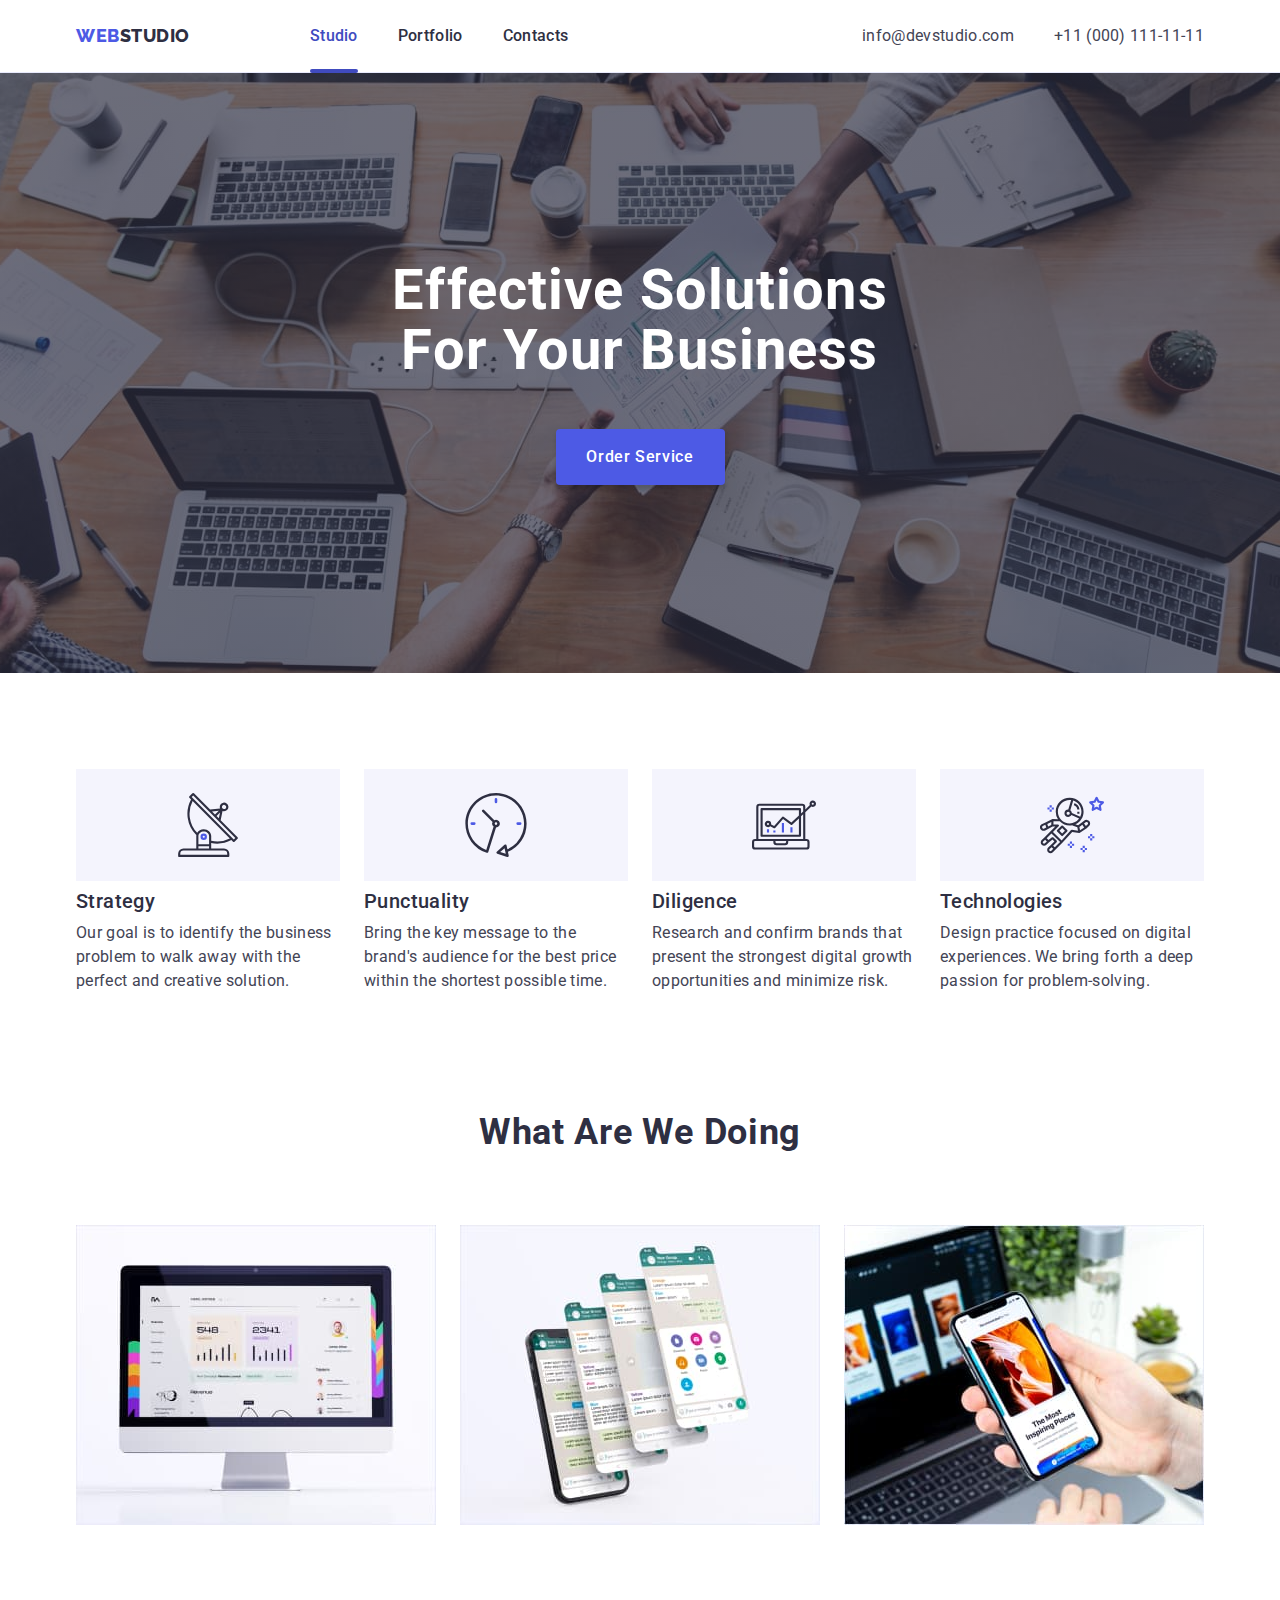
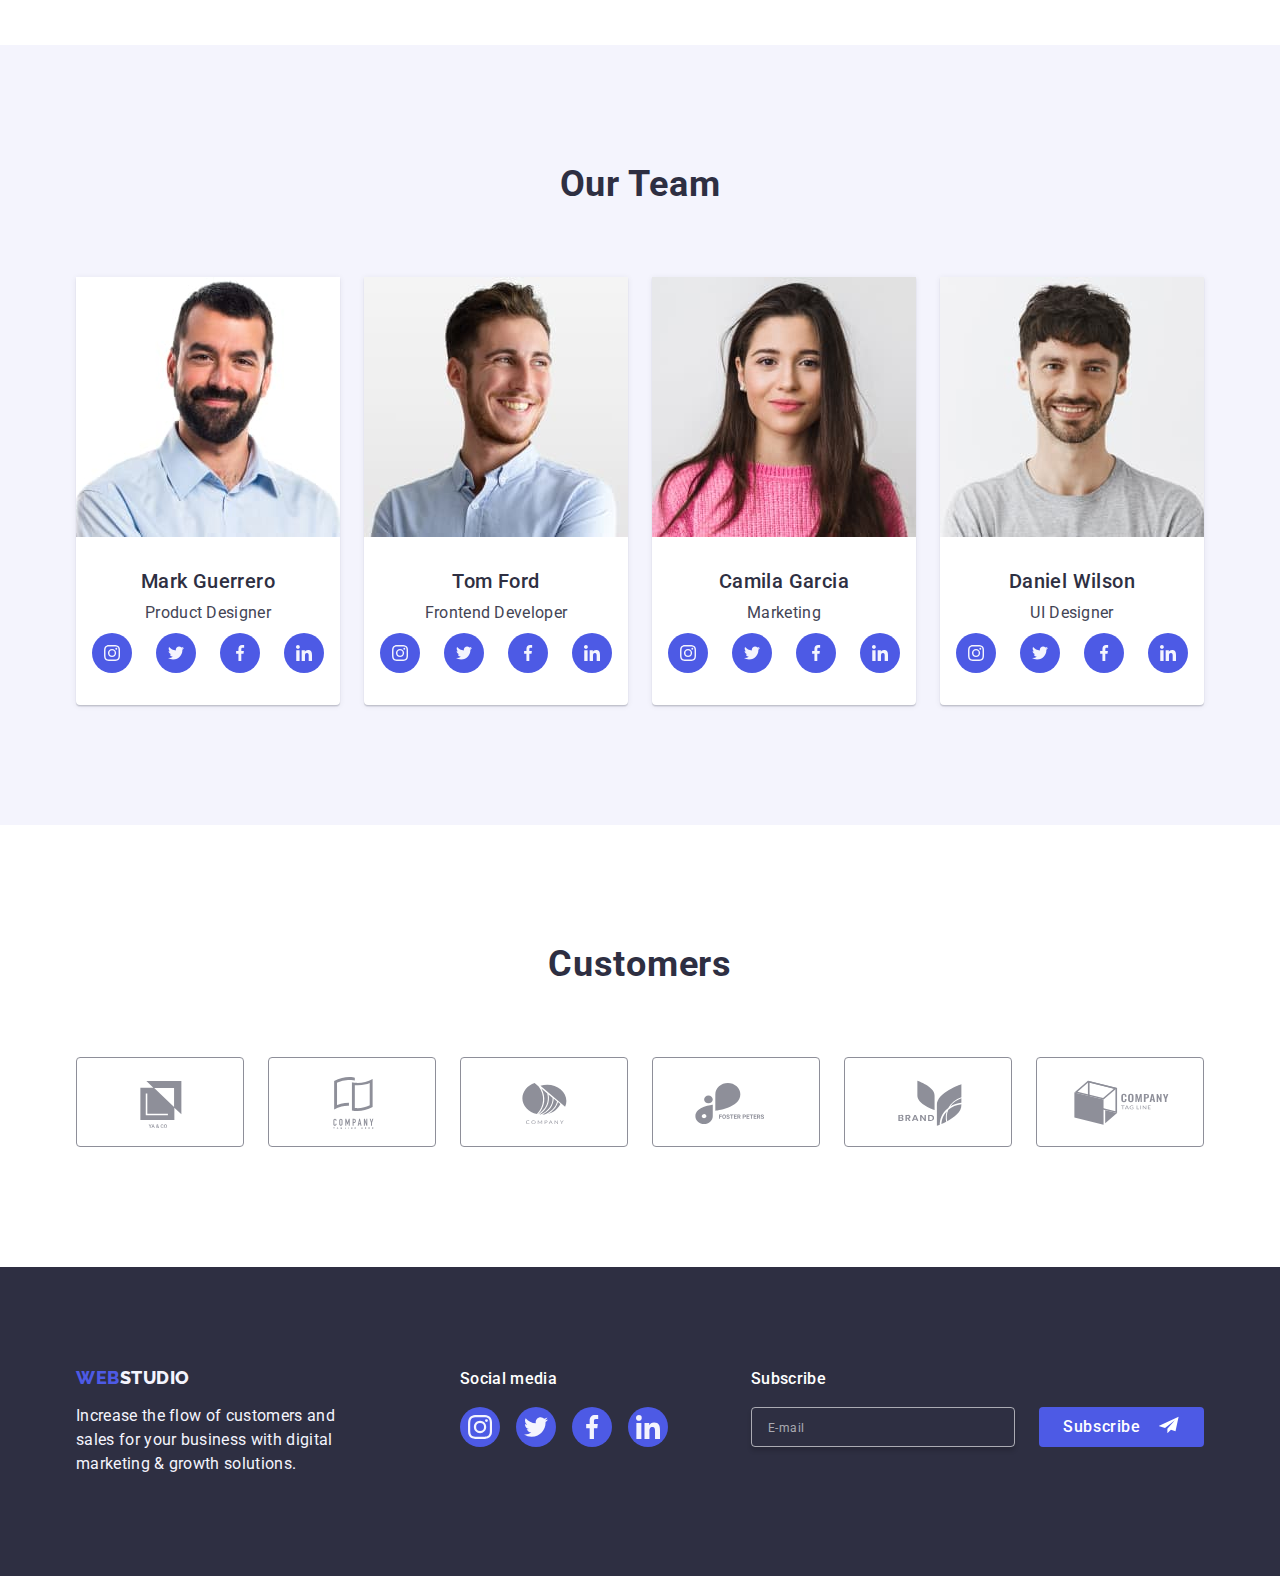
<file: index.html>
<!DOCTYPE html>
<html lang="en">
  <head>
    <!-- favicon-16x16.png -->
    <meta charset="UTF-8" />
    <meta http-equiv="X-UA-Compatible" content="IE=edge" />
    <meta name="viewport" content="width=device-width, initial-scale=1.0" />
    <link rel="apple-touch-icon" sizes="180x180" href="./images/apple-touch-icon.png">
    <link rel="icon" type="image/png" sizes="32x32" href="./images/favicon-32x32.png">
<link rel="icon" type="image/png" sizes="16x16" href="./images/favicon-16x16.png">
<link rel="manifest" href="/site.webmanifest">
    <title>Studio</title>
    <link rel="preconnect" href="https://fonts.googleapis.com" />
    <link rel="preconnect" href="https://fonts.gstatic.com" crossorigin />
    <link
      href="https://fonts.googleapis.com/css2?family=Montserrat:ital,wght@1,600;1,700&family=Raleway:wght@800&family=Roboto:wght@400;500;700&display=swap"
      rel="stylesheet"
    />
    <link
      rel="stylesheet"
      href="https://cdnjs.cloudflare.com/ajax/libs/modern-normalize/1.1.0/modern-normalize.min.css"
      integrity="buttonsha512-wpPYUAdjBVSE4KJnH1VR1HeZfpl1ub8YT/NKx4PuQ5NmX2tKuGu6U/JRp5y+Y8XG2tV+wKQpNHVUX03MfMFn9Q=="
      crossorigin="anonymous"
      referrerpolicy="no-referrer"
    />
    <link rel="stylesheet" href="./css/styles.css" />
  </head>
  <body>
    <header class="header">
      <div class="container">
        <nav class="header-navigation-mobile">
          <a href="./index.html" class="logo-link link"
            >Web<span class="logo">Studio</span></a
          >
          <button type="button" class="menu-open-btn button" data-menu-open>
            <svg class="mobile-menu-icon" width="38" height="28">
              <use
                href="./images/icons.svg#icon-burger-menu"
                class="icon-menu"
              ></use>
            </svg>
          </button>
        </nav>
        <div class="header-desktop">
          <nav class="header-navigation">
            <a href="./index.html" class="logo-link link"
              >Web<span class="logo">Studio</span></a
            >
            <ul class="navigation-list list">
              <li>
                <a href="./index.html" class="nav-link link current-page"
                  >Studio</a
                >
              </li>
              <li>
                <a href="./portfolio.html" class="nav-link link">Portfolio</a>
              </li>
              <li><a href="" class="nav-link link">Contacts</a></li>
            </ul>
          </nav>
          <address class="address-contact">
            <ul class="address-list list">
              <li class="mail-item">
                <a href="mailto:info@devstudio.com" class="address-link link"
                  >info@devstudio.com</a
                >
              </li>
              <li class="telephone-item">
                <a href="tel:+110001111111" class="address-link link"
                  >+11 (000) 111-11-11</a
                >
              </li>
            </ul>
          </address>
        </div>
      </div>
    </header>
    <main>
      <section class="hero overlay">
        <div class="container">
          <h1 class="hero-title">Effective Solutions for Your Business</h1>
          <button data-modal-open type="button" class="hero-button button">
            Order Service
          </button>
        </div>
      </section>
      <section class="advantages">
        <div class="container">
          <h2 class="our-advantages visually-hidden">Our advantages</h2>
          <ul class="advantages-list list">
            <li class="advantages-item logo-strategy">
              <div class="advantages-logo-box">
                <svg class="advantages-logo">
                  <use href="./images/icons.svg#icon-antenna"></use>
                </svg>
              </div>
              <h3 class="advantages-title">Strategy</h3>
              <p class="advantages-text">
                Our goal is to identify the business problem to walk away with
                the perfect and creative solution.
              </p>
            </li>
            <li class="advantages-item logo-punctuality">
              <div class="advantages-logo-box">
                <svg class="advantages-logo">
                  <use href="./images/icons.svg#icon-clock"></use>
                </svg>
              </div>
              <h3 class="advantages-title">Punctuality</h3>
              <p class="advantages-text">
                Bring the key message to the brand's audience for the best price
                within the shortest possible time.
              </p>
            </li>
            <li class="advantages-item logo-diligence">
              <div class="advantages-logo-box">
                <svg class="advantages-logo">
                  <use href="./images/icons.svg#icon-diagram"></use>
                </svg>
              </div>
              <h3 class="advantages-title">Diligence</h3>
              <p class="advantages-text">
                Research and confirm brands that present the strongest digital
                growth opportunities and minimize risk.
              </p>
            </li>
            <li class="advantages-item logo-technologies">
              <div class="advantages-logo-box">
                <svg class="advantages-logo">
                  <use href="./images/icons.svg#icon-astronaut"></use>
                </svg>
              </div>
              <h3 class="advantages-title">Technologies</h3>
              <p class="advantages-text">
                Design practice focused on digital experiences. We bring forth a
                deep passion for problem-solving.
              </p>
            </li>
          </ul>
        </div>
      </section>
      <section class="examples section">
        <div class="container">
          <h2 class="examples-title">What are we doing</h2>
          <ul class="examples-list list">
            <li>
              <img
                src="./images/computer.jpg"
                srcset="./images/computer.jpg 1x, ./images/computer-2x.jpg 2x"
                alt="Computer"
                width="360"
                height="300"
              />
            </li>
            <li>
              <img
                src="./images/apps.jpg"
                srcset="./images/apps.jpg 1x, ./images/apps-2x.jpg 2x"
                alt="apps"
                width="360"
                height="300"
              />
            </li>
            <li>
              <img
                src="./images/phone.jpg"
                srcset="./images/phone.jpg 1x, ./images/phone-2x.jpg 2x"
                alt="phone"
                width="360"
                height="300"
              />
            </li>
          </ul>
        </div>
      </section>
      <section class="team section">
        <div class="container">
          <h2 class="team-title">Our Team</h2>
          <ul class="team-list list">
            <li class="team-item">
              <img
                src="./images/product-designer.jpg"
                srcset="
                  ./images/product-designer.jpg    1x,
                  ./images/product-designer-2x.jpg 2x
                "
                alt="employee 1"
                width="264"
              />
              <div class="team-box">
                <h3 class="employee-title">Mark Guerrero</h3>
                <p class="team-text">Product Designer</p>
                <ul class="social-list list">
                  <li class="social-item">
                    <a href="" class="social-link link"
                      ><svg class="social-icon-team">
                        <use href="./images/icons.svg#icon-instagram"></use>
                      </svg>
                    </a>
                  </li>
                  <li class="social-item">
                    <a href="" class="social-link link">
                      <svg class="social-icon-team">
                        <use href="./images/icons.svg#icon-twitter"></use>
                      </svg>
                    </a>
                  </li>
                  <li class="social-item">
                    <a href="" class="social-link link">
                      <svg class="social-icon-team">
                        <use href="./images/icons.svg#icon-facebook"></use>
                      </svg>
                    </a>
                  </li>
                  <li class="social-item">
                    <a href="" class="social-link link">
                      <svg class="social-icon-team">
                        <use href="./images/icons.svg#icon-linkedin"></use>
                      </svg>
                    </a>
                  </li>
                </ul>
              </div>
            </li>
            <li class="team-item">
              <img
                src="./images/frontend-developer.jpg"
                srcset="
                  ./images/frontend-developer.jpg    1x,
                  ./images/frontend-developer-2x.jpg 2x
                "
                alt="employee 2"
                width="264"
              />
              <div class="team-box">
                <h3 class="employee-title">Tom Ford</h3>
                <p class="team-text">Frontend Developer</p>
                <ul class="social-list list">
                  <li class="social-item">
                    <a href="" class="social-link link"
                      ><svg class="social-icon-team">
                        <use href="./images/icons.svg#icon-instagram"></use>
                      </svg>
                    </a>
                  </li>
                  <li class="social-item">
                    <a href="" class="social-link link">
                      <svg class="social-icon-team">
                        <use href="./images/icons.svg#icon-twitter"></use>
                      </svg>
                    </a>
                  </li>
                  <li class="social-item">
                    <a href="" class="social-link link">
                      <svg class="social-icon-team">
                        <use href="./images/icons.svg#icon-facebook"></use>
                      </svg>
                    </a>
                  </li>
                  <li class="social-item">
                    <a href="" class="social-link link">
                      <svg class="social-icon-team">
                        <use href="./images/icons.svg#icon-linkedin"></use>
                      </svg>
                    </a>
                  </li>
                </ul>
              </div>
            </li>
            <li class="team-item">
              <img
                src="./images/marketing.jpg"
                srcset="./images/marketing.jpg 1x, ./images/marketing-2x.jpg 2x"
                alt="employee 3"
                width="264"
              />
              <div class="team-box">
                <h3 class="employee-title">Camila Garcia</h3>
                <p class="team-text">Marketing</p>
                <ul class="social-list list">
                  <li class="social-item">
                    <a href="" class="social-link link"
                      ><svg class="social-icon-team">
                        <use href="./images/icons.svg#icon-instagram"></use>
                      </svg>
                    </a>
                  </li>
                  <li class="social-item">
                    <a href="" class="social-link link">
                      <svg class="social-icon-team">
                        <use href="./images/icons.svg#icon-twitter"></use>
                      </svg>
                    </a>
                  </li>
                  <li class="social-item">
                    <a href="" class="social-link link">
                      <svg class="social-icon-team">
                        <use href="./images/icons.svg#icon-facebook"></use>
                      </svg>
                    </a>
                  </li>
                  <li class="social-item">
                    <a href="" class="social-link link">
                      <svg class="social-icon-team">
                        <use href="./images/icons.svg#icon-linkedin"></use>
                      </svg>
                    </a>
                  </li>
                </ul>
              </div>
            </li>
            <li class="team-item">
              <img
                src="./images/ui-designer.jpg"
                srcset="
                  ./images/ui-designer.jpg    1x,
                  ./images/ui-designer-2x.jpg 2x
                "
                alt="employee 4"
                width="264"
              />
              <div class="team-box">
                <h3 class="employee-title">Daniel Wilson</h3>
                <p class="team-text">UI Designer</p>
                <ul class="social-list list">
                  <li class="social-item">
                    <a href="" class="social-link link"
                      ><svg class="social-icon-team">
                        <use href="./images/icons.svg#icon-instagram"></use>
                      </svg>
                    </a>
                  </li>
                  <li class="social-item">
                    <a href="" class="social-link link">
                      <svg class="social-icon-team">
                        <use href="./images/icons.svg#icon-twitter"></use>
                      </svg>
                    </a>
                  </li>
                  <li class="social-item">
                    <a href="" class="social-link link">
                      <svg class="social-icon-team">
                        <use href="./images/icons.svg#icon-facebook"></use>
                      </svg>
                    </a>
                  </li>
                  <li class="social-item">
                    <a href="" class="social-link link">
                      <svg class="social-icon-team">
                        <use href="./images/icons.svg#icon-linkedin"></use>
                      </svg>
                    </a>
                  </li>
                </ul>
              </div>
            </li>
          </ul>
        </div>
      </section>
      <section class="customers section">
        <div class="container">
          <h2 class="customers-title">Customers</h2>
          <ul class="customers-list list">
            <li class="customers-item">
              <a href="" class="customers-link link">
                <svg class="customers-link-logo">
                  <use href="./images/icons.svg#icon-Logo-2"></use>
                </svg>
              </a>
            </li>
            <li class="customers-item">
              <a href="" class="customers-link link">
                <svg class="customers-link-logo">
                  <use href="./images/icons.svg#icon-Logo-1"></use>
                </svg>
              </a>
            </li>
            <li class="customers-item">
              <a href="" class="customers-link link">
                <svg class="customers-link-logo">
                  <use href="./images/icons.svg#icon-Logo-3"></use>
                </svg>
              </a>
            </li>
            <li class="customers-item">
              <a href="" class="customers-link link">
                <svg class="customers-link-logo">
                  <use href="./images/icons.svg#icon-Logo-4"></use>
                </svg>
              </a>
            </li>
            <li class="customers-item">
              <a href="" class="customers-link link">
                <svg class="customers-link-logo">
                  <use href="./images/icons.svg#icon-Logo-5"></use>
                </svg>
              </a>
            </li>
            <li class="customers-item">
              <a href="" class="customers-link link">
                <svg class="customers-link-logo">
                  <use href="./images/icons.svg#icon-Logo-6"></use>
                </svg>
              </a>
            </li>
          </ul>
        </div>
      </section>
    </main>
    <footer class="footer">
      <div class="container footer-box">
        <div class="footer-tablet-box">
          <div class="footer-logo-box">
            <a href="./index.html" class="footer-logo link"
              >Web<span class="logo-studio">Studio</span></a
            >
            <p class="footer-text">
              Increase the flow of customers and sales for your business with
              digital marketing & growth solutions.
            </p>
          </div>
          <div class="footer-social-box">
            <p class="footer-title-text">Social media</p>
            <ul class="social-list-footer list">
              <li class="footer-social-item">
                <a href="" class="social-link link">
                  <svg class="social-icon-footer">
                    <use href="./images/icons.svg#icon-instagram"></use>
                  </svg>
                </a>
              </li>
              <li class="footer-social-item">
                <a href="" class="social-link link">
                  <svg class="social-icon-footer">
                    <use href="./images/icons.svg#icon-twitter"></use>
                  </svg>
                </a>
              </li>
              <li class="footer-social-item">
                <a href="" class="social-link link">
                  <svg class="social-icon-footer">
                    <use href="./images/icons.svg#icon-facebook"></use>
                  </svg>
                </a>
              </li>
              <li class="footer-social-item">
                <a href="" class="social-link link">
                  <svg class="social-icon-footer">
                    <use href="./images/icons.svg#icon-linkedin"></use>
                  </svg>
                </a>
              </li>
            </ul>
          </div>
        </div>
        <div class="subscribe-footer-box">
          <p class="footer-title-text">Subscribe</p>
          <form class="subscribe-form">
            <label class="subscribe-label">
              <input
                type="email"
                name="user-email"
                placeholder="E-mail"
                class="subscribe-input"
                required
              /> </label
            ><button type="submit" class="subscribe-button button">
              <span class="subcribe-wrap"
                ><p>Subscribe</p>
                <svg class="subcribe-icon" width="24" height="20">
                  <use href="./images/icons.svg#icon-telegram"></use>
                </svg>
              </span>
            </button>
          </form>
        </div>
      </div>
    </footer>
    <div data-modal class="backdrop is-hidden">
      <div class="modal">
        <button data-modal-close type="button" class="button modal-close-btn">
          <svg class="close-btn-svg" width="8" height="8">
            <use href="./images/icons.svg#icon-close"></use>
          </svg>
        </button>
        <p class="modal-title">Leave your contacts and we will call you back</p>
        <form class="modal-form">
          <div class="form-field">
            <label class="form-label">
              Name
              <span class="input-wrap">
                <input
                  type="text"
                  name="user-name"
                  class="modal-input"
                  required
                />
                <svg class="form-svg" width="18" height="24">
                  <use href="./images/icons.svg#icon-person"></use>
                </svg>
              </span>
            </label>
          </div>
          <div class="form-field">
            <label class="form-label">
              Phone
              <span class="input-wrap">
                <input
                  type="tel"
                  name="user-tel"
                  class="modal-input"
                  required
                />
                <svg class="form-svg" width="18" height="24">
                  <use href="./images/icons.svg#icon-phone"></use>
                </svg>
              </span>
            </label>
          </div>
          <div class="form-field">
            <label class="form-label">
              Email
              <span class="input-wrap">
                <input
                  type="email"
                  name="user-email"
                  class="modal-input"
                  required
                />
                <svg class="form-svg" width="18" height="24">
                  <use href="./images/icons.svg#icon-email"></use>
                </svg>
              </span>
            </label>
          </div>
          <div class="form-field">
            <label class="form-label">
              Comment
              <textarea
                name="feedback"
                placeholder="Text input"
                class="feedback"
              ></textarea>
            </label>
          </div>
          <div class="checkbox-field">
            <label class="form-label checkbox-label">
              <input
                type="checkbox"
                name="privacy_policy"
                value="accept"
                class="checkbox visually-hidden"
                required
              />
              <svg class="checkbox-icon" width="16" height="16">
                <use href="./images/icons.svg#icon-vector"></use>
              </svg>
              I accept the terms and conditions of the
              <a href="" class="checkbox-link">Privacy Policy</a>
            </label>
          </div>
          <button type="submit" class="button-submit button">Send</button>
        </form>
      </div>
    </div>
    <div class="mobile-menu is-hidden" data-menu>
      <button type="button" class="menu-close-btn" data-menu-close>
        <svg width="8" height="8">
          <use href="./images/icons.svg#icon-close"></use>
        </svg>
      </button>
      <div class="mobile-wrap">
        <ul class="mobile-menu-list list">
          <li class="mobile-menu-item">
            <a
              href="./index.html"
              class="mobile-nav-link current link current-page-mobile"
              >Studio</a
            >
          </li>
          <li class="mobile-menu-item">
            <a href="./portfolio.html" class="mobile-nav-link link"
              >Portfolio</a
            >
          </li>
          <li class="mobile-menu-item">
            <a href="" class="mobile-nav-link link">Contacts</a>
          </li>
        </ul>
        <div>
          <address class="mobile-contact">
            <ul class="mobile-contact-list list">
              <li class="mobile-telephone-item">
                <a href="tel:+110001111111" class="mobile-address-link link"
                  >+11 (000) 111-11-11</a
                >
              </li>
              <li class="mobile-mail-item">
                <a
                  href="mailto:info@devstudio.com"
                  class="mobile-address-link link"
                  >info@devstudio.com</a
                >
              </li>
            </ul>
          </address>
          <ul class="social-list-footer list">
            <li class="footer-social-item">
              <a href="" class="social-link link">
                <svg class="social-icon-footer">
                  <use href="./images/icons.svg#icon-instagram"></use>
                </svg>
              </a>
            </li>
            <li class="footer-social-item">
              <a href="" class="social-link link">
                <svg class="social-icon-footer">
                  <use href="./images/icons.svg#icon-twitter"></use>
                </svg>
              </a>
            </li>
            <li class="footer-social-item">
              <a href="" class="social-link link">
                <svg class="social-icon-footer">
                  <use href="./images/icons.svg#icon-facebook"></use>
                </svg>
              </a>
            </li>
            <li class="footer-social-item">
              <a href="" class="social-link link">
                <svg class="social-icon-footer">
                  <use href="./images/icons.svg#icon-linkedin"></use>
                </svg>
              </a>
            </li>
          </ul>
        </div>
      </div>
    </div>
    <script type="module" src="./js/modal.js"></script>
    <script type="module" src="./js/mobile-menu.js"></script>
  </body>
</html>
</file>
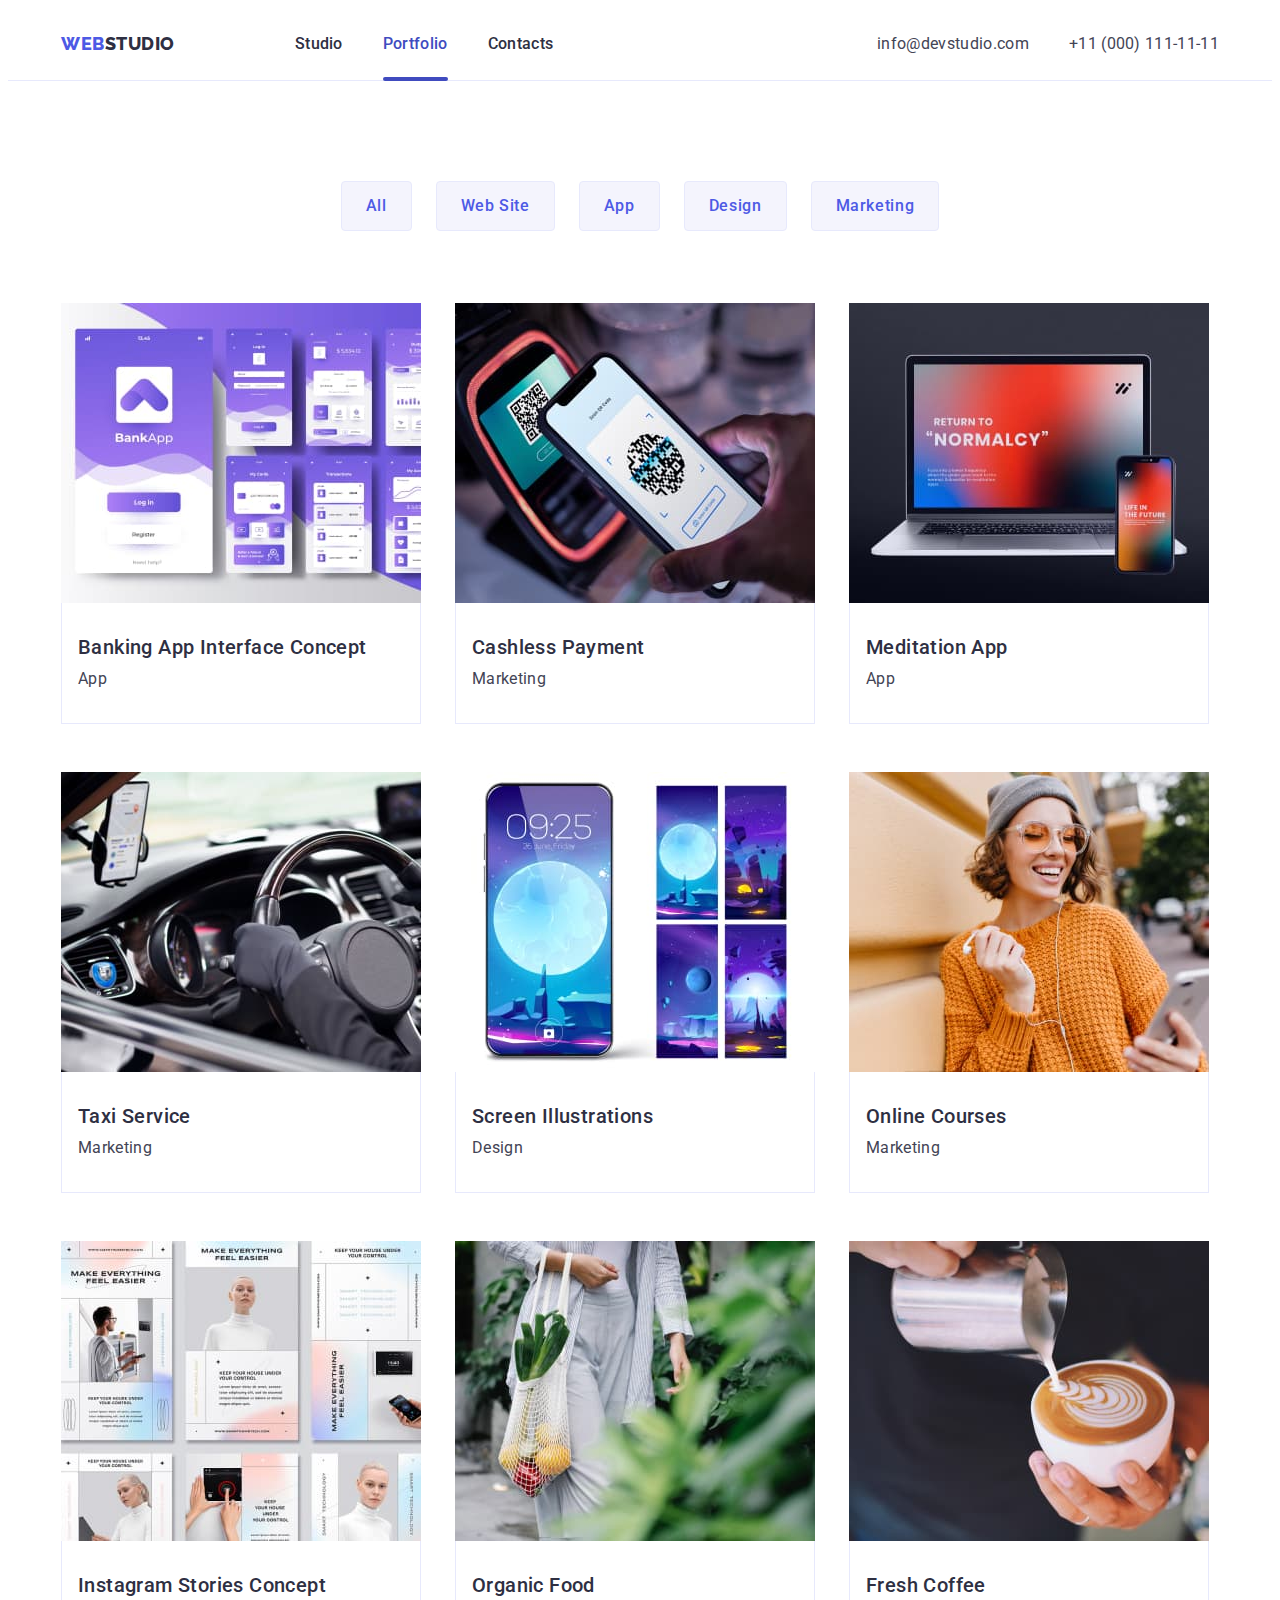
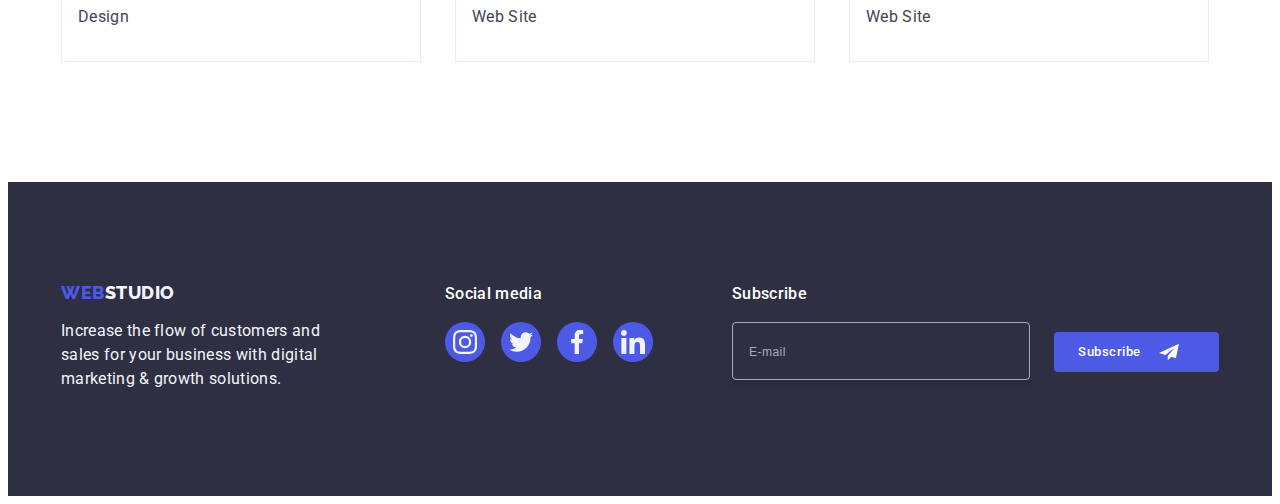
<file: portfolio.html>
<!DOCTYPE html>
<html lang="en">
  <head>
    <meta charset="UTF-8" />
    <meta http-equiv="X-UA-Compatible" content="IE=edge" />
    <meta name="viewport" content="width=device-width, initial-scale=1.0" />
    <link
      rel="apple-touch-icon"
      sizes="180x180"
      href="./images/apple-touch-icon.png"
    />
    <link
      rel="icon"
      type="image/png"
      sizes="32x32"
      href="./images/favicon-32x32.png"
    />
    <link
      rel="icon"
      type="image/png"
      sizes="16x16"
      href="./images/favicon-16x16.png"
    />
    <link rel="manifest" href="/site.webmanifest" />
    <title>Portfolio</title>
    <link rel="preconnect" href="https://fonts.googleapis.com" />
    <link rel="preconnect" href="https://fonts.gstatic.com" crossorigin />
    <link
      href="https://fonts.googleapis.com/css2?family=Montserrat:ital,wght@1,600;1,700&family=Raleway:wght@800&family=Roboto:wght@400;500;700&display=swap"
      rel="stylesheet"
    />
    <link
      rel="stylesheet"
      href="https://cdnjs.cloudflare.com/ajax/libs/modern-normalize/1.1.0/modern-normalize.min.css"
      integrity="sha512-wpPYUAdjBVSE4KJnH1VR1HeZfpl1ub8YT/NKx4PuQ5NmX2tKuGu6U/JRp5y+Y8XG2tV+wKQpNHVUX03MfMFn9Q=="
      crossorigin="anonymous"
      referrerpolicy="no-referrer"
    />
    <link rel="stylesheet" href="./css/styles.css" />
  </head>
  <body>
    <header class="header">
      <div class="container">
        <nav class="header-navigation-mobile">
          <a href="./index.html" class="logo-link link"
            >Web<span class="logo">Studio</span></a
          >
          <button
            type="button"
            class="menu-open-btn button js-open-menu"
            data-menu-open
          >
            <svg class="mobile-menu-icon" width="36" height="28">
              <use
                href="./images/icons.svg#icon-burger-menu"
                class="icon-menu"
              ></use>
            </svg>
          </button>
        </nav>
        <div class="header-desktop">
          <nav class="header-navigation">
            <a href="./index.html" class="logo-link link"
              >Web<span class="logo">Studio</span></a
            >
            <ul class="navigation-list list">
              <li>
                <a href="./index.html" class="nav-link link">Studio</a>
              </li>
              <li>
                <a href="./portfolio.html" class="nav-link link current-page"
                  >Portfolio</a
                >
              </li>
              <li><a href="" class="nav-link link">Contacts</a></li>
            </ul>
          </nav>
          <address class="address-contact">
            <ul class="address-list list">
              <li class="mail-item">
                <a href="mailto:info@devstudio.com" class="address-link link"
                  >info@devstudio.com</a
                >
              </li>
              <li class="telephone-item">
                <a href="tel:+110001111111" class="address-link link"
                  >+11 (000) 111-11-11</a
                >
              </li>
            </ul>
          </address>
        </div>
      </div>
    </header>
    <main>
      <section class="samples">
        <div class="container">
          <h1 class="visually-hidden">Our samples</h1>
          <ul class="radiobutton-list list">
            <li>
              <button type="button" class="samples-button button">All</button>
            </li>
            <li>
              <button type="button" class="samples-button button">
                Web Site
              </button>
            </li>
            <li class="wrap-mobile">
              <button type="button" class="samples-button button">App</button>
            </li>
            <li>
              <button type="button" class="samples-button button">
                Design
              </button>
            </li>
            <li>
              <button type="button" class="samples-button button">
                Marketing
              </button>
            </li>
          </ul>
          <ul class="samples-list list">
            <li class="samples-item">
              <a href="" class="samples-link link">
                <div class="samples-thumb">
                  <picture>
                    <source
                      srcset="
                        ./images/bank-app-mobile.jpg    1x,
                        ./images/bank-app-mobile-2x.jpg 2x
                      "
                      media="(max-width: 767px)"
                    />
                    <source
                      srcset="
                        ./images/bank-app-tablet.jpg    1x,
                        ./images/bank-app-tablet-2x.jpg 2x
                      "
                      media="(max-width: 1157px)"
                    />
                    <source
                      srcset="
                        ./images/bank-app.jpg    1x,
                        ./images/bank-app-2x.jpg 2x
                      "
                      media="(min-width: 1158px)"
                    />
                    <img src="./images/bank-app-mobile.jpg" alt="bank app" />
                  </picture>
                  <div class="samples-overlay">
                    <p class="text-overlay">
                      14 Stylish and User-Friendly App Design Concepts · Task
                      Manager App · Calorie Tracker App · Exotic Fruit Ecommerce
                      App · Cloud Storage App
                    </p>
                  </div>
                </div>
                <div class="samples-box">
                  <h2 class="samples-title">Banking App Interface Concept</h2>
                  <p class="samples-text">App</p>
                </div>
              </a>
            </li>
            <li class="samples-item">
              <a href="" class="samples-link link">
                <div class="samples-thumb">
                  <picture>
                    <source
                      srcset="
                        ./images/phone-scan-mobile.jpg    1x,
                        ./images/phone-scan-mobile-2x.jpg 2x
                      "
                      media="(max-width: 767px)"
                    />
                    <source
                      srcset="
                        ./images/phone-scan-tablet.jpg    1x,
                        ./images/phone-scan-tablet-2x.jpg 2x
                      "
                      media="(max-width: 1157px)"
                    />
                    <source
                      srcset="
                        ./images/phone-scan.jpg    1x,
                        ./images/phone-scan-2x.jpg 2x
                      "
                      media="(min-width: 1158px)"
                    />
                    <img
                      src="./images/phone-scan-mobile.jpg"
                      alt="phone scan"
                    />
                  </picture>
                  <div class="samples-overlay">
                    <p class="text-overlay">
                      14 Stylish and User-Friendly App Design Concepts · Task
                      Manager App · Calorie Tracker App · Exotic Fruit Ecommerce
                      App · Cloud Storage App
                    </p>
                  </div>
                </div>
                <div class="samples-box">
                  <h2 class="samples-title">Cashless Payment</h2>
                  <p class="samples-text">Marketing</p>
                </div>
              </a>
            </li>
            <li class="samples-item">
              <a href="" class="samples-link link">
                <div class="samples-thumb">
                  <picture>
                    <source
                      srcset="
                        ./images/laptop-phone-mobile.jpg    1x,
                        ./images/laptop-phone-mobile-2x.jpg 2x
                      "
                      media="(max-width: 767px)"
                    />
                    <source
                      srcset="
                        ./images/laptop-phone-tablet.jpg    1x,
                        ./images/laptop-phone-tablet-2x.jpg 2x
                      "
                      media="(max-width: 1157px)"
                    />
                    <source
                      srcset="
                        ./images/laptop-phone.jpg    1x,
                        ./images/laptop-phone-2x.jpg 2x
                      "
                      media="(min-width: 1158px)"
                    />
                    <img
                      src="./images/laptop-phone-mobile.jpg"
                      alt="laptop phone"
                    />
                  </picture>

                  <div class="samples-overlay">
                    <p class="text-overlay">
                      14 Stylish and User-Friendly App Design Concepts · Task
                      Manager App · Calorie Tracker App · Exotic Fruit Ecommerce
                      App · Cloud Storage App
                    </p>
                  </div>
                </div>
                <div class="samples-box">
                  <h2 class="samples-title">Meditation App</h2>
                  <p class="samples-text">App</p>
                </div>
              </a>
            </li>
            <li class="samples-item">
              <a href="" class="samples-link link">
                <div class="samples-thumb">
                  <picture>
                    <source
                      srcset="
                        ./images/car-phone-mobile.jpg    1x,
                        ./images/car-phone-mobile-2x.jpg 2x
                      "
                      media="(max-width: 767px)"
                    />
                    <source
                      srcset="
                        ./images/car-phone-tablet.jpg    1x,
                        ./images/car-phone-tablet-2x.jpg 2x
                      "
                      media="(max-width: 1157px)"
                    />
                    <source
                      srcset="
                        ./images/car-phone.jpg    1x,
                        ./images/car-phone-2x.jpg 2x
                      "
                      media="(min-width: 1158px)"
                    />
                    <img src="./images/car-phone-mobile.jpg" alt="car phone" />
                  </picture>
                  <div class="samples-overlay">
                    <p class="text-overlay">
                      14 Stylish and User-Friendly App Design Concepts · Task
                      Manager App · Calorie Tracker App · Exotic Fruit Ecommerce
                      App · Cloud Storage App
                    </p>
                  </div>
                </div>
                <div class="samples-box">
                  <h2 class="samples-title">Taxi Service</h2>
                  <p class="samples-text">Marketing</p>
                </div>
              </a>
            </li>
            <li class="samples-item">
              <a href="" class="samples-link link">
                <div class="samples-thumb">
                  <picture>
                    <source
                      srcset="
                        ./images/phone-theme-mobile.jpg    1x,
                        ./images/phone-theme-mobile-2x.jpg 2x
                      "
                      media="(max-width: 767px)"
                    />
                    <source
                      srcset="
                        ./images/phone-theme-tablet.jpg    1x,
                        ./images/phone-theme-tablet-2x.jpg 2x
                      "
                      media="(max-width: 1157px)"
                    />
                    <source
                      srcset="
                        ./images/phone-theme.jpg    1x,
                        ./images/phone-theme-2x.jpg 2x
                      "
                      media="(min-width: 1158px)"
                    />
                    <img
                      src="./images/phone-theme-mobile.jpg"
                      alt="phone theme"
                    />
                  </picture>
                  <div class="samples-overlay">
                    <p class="text-overlay">
                      14 Stylish and User-Friendly App Design Concepts · Task
                      Manager App · Calorie Tracker App · Exotic Fruit Ecommerce
                      App · Cloud Storage App
                    </p>
                  </div>
                </div>
                <div class="samples-box">
                  <h2 class="samples-title">Screen Illustrations</h2>
                  <p class="samples-text">Design</p>
                </div>
              </a>
            </li>
            <li class="samples-item">
              <a href="" class="samples-link link">
                <div class="samples-thumb">
                  <picture>
                    <source
                      srcset="
                        ./images/girl-smile-mobile.jpg    1x,
                        ./images/girl-smile-mobile-2x.jpg 2x
                      "
                      media="(max-width: 767px)"
                    />
                    <source
                      srcset="
                        ./images/girl-smile-tablet.jpg    1x,
                        ./images/girl-smile-tablet-2x.jpg 2x
                      "
                      media="(max-width: 1157px)"
                    />
                    <source
                      srcset="
                        ./images/girl-smile.jpg    1x,
                        ./images/girl-smile-2x.jpg 2x
                      "
                      media="(min-width: 1158px)"
                    />
                    <img
                      src="./images/girl-smile-mobile.jpg"
                      alt="girl smile"
                    />
                  </picture>
                  <div class="samples-overlay">
                    <p class="text-overlay">
                      14 Stylish and User-Friendly App Design Concepts · Task
                      Manager App · Calorie Tracker App · Exotic Fruit Ecommerce
                      App · Cloud Storage App
                    </p>
                  </div>
                </div>
                <div class="samples-box">
                  <h2 class="samples-title">Online Courses</h2>
                  <p class="samples-text">Marketing</p>
                </div>
              </a>
            </li>
            <li class="samples-item">
              <a href="" class="samples-link link">
                <div class="samples-thumb">
                  <picture>
                    <source
                      srcset="
                        ./images/stories-concept-mobile.jpg    1x,
                        ./images/stories-concept-mobile-2x.jpg 2x
                      "
                      media="(max-width: 767px)"
                    />
                    <source
                      srcset="
                        ./images/stories-concept-tablet.jpg    1x,
                        ./images/stories-concept-tablet-2x.jpg 2x
                      "
                      media="(max-width: 1157px)"
                    />
                    <source
                      srcset="
                        ./images/stories-concept.jpg    1x,
                        ./images/stories-concept-2x.jpg 2x
                      "
                      media="(min-width: 1158px)"
                    />
                    <img
                      src="./images/stories-concept-mobile.jpg"
                      alt="stories concept"
                    />
                  </picture>
                  <div class="samples-overlay">
                    <p class="text-overlay">
                      14 Stylish and User-Friendly App Design Concepts · Task
                      Manager App · Calorie Tracker App · Exotic Fruit Ecommerce
                      App · Cloud Storage App
                    </p>
                  </div>
                </div>
                <div class="samples-box">
                  <h2 class="samples-title">Instagram Stories Concept</h2>
                  <p class="samples-text">Design</p>
                </div>
              </a>
            </li>
            <li class="samples-item">
              <a href="" class="samples-link link">
                <div class="samples-thumb">
                  <picture>
                    <source
                      srcset="
                        ./images/woman-fruits-mobile.jpg    1x,
                        ./images/woman-fruits-mobile-2x.jpg 2x
                      "
                      media="(max-width: 767px)"
                    />
                    <source
                      srcset="
                        ./images/woman-fruits-tablet.jpg    1x,
                        ./images/woman-fruits-tablet-2x.jpg 2x
                      "
                      media="(max-width: 1157px)"
                    />
                    <source
                      srcset="
                        ./images/woman-fruits.jpg    1x,
                        ./images/woman-fruits-2x.jpg 2x
                      "
                      media="(min-width: 1158px)"
                    />
                    <img
                      src="./images/woman-fruits-mobile.jpg"
                      alt="woman with fruits"
                    />
                  </picture>
                  <div class="samples-overlay">
                    <p class="text-overlay">
                      14 Stylish and User-Friendly App Design Concepts · Task
                      Manager App · Calorie Tracker App · Exotic Fruit Ecommerce
                      App · Cloud Storage App
                    </p>
                  </div>
                </div>
                <div class="samples-box">
                  <h2 class="samples-title">Organic Food</h2>
                  <p class="samples-text">Web Site</p>
                </div>
              </a>
            </li>
            <li class="samples-item">
              <a href="" class="samples-link link">
                <div class="samples-thumb">
                  <picture>
                    <source
                      srcset="
                        ./images/coffee-mobile.jpg    1x,
                        ./images/coffee-mobile-2x.jpg 2x
                      "
                      media="(max-width: 767px)"
                    />
                    <source
                      srcset="
                        ./images/coffee-tablet.jpg    1x,
                        ./images/coffee-tablet-2x.jpg 2x
                      "
                      media="(max-width: 1157px)"
                    />
                    <source
                      srcset="./images/coffee.jpg 1x, ./images/coffee-2x.jpg 2x"
                      media="(min-width: 1158px)"
                    />
                    <img src="./images/coffee-mobile.jpg" alt="coffee" />
                  </picture>
                  <div class="samples-overlay">
                    <p class="text-overlay">
                      14 Stylish and User-Friendly App Design Concepts · Task
                      Manager App · Calorie Tracker App · Exotic Fruit Ecommerce
                      App · Cloud Storage App
                    </p>
                  </div>
                </div>
                <div class="samples-box">
                  <h2 class="samples-title">Fresh Coffee</h2>
                  <p class="samples-text">Web Site</p>
                </div>
              </a>
            </li>
          </ul>
        </div>
      </section>
    </main>
    <footer class="footer">
      <div class="container footer-box">
        <div class="footer-tablet-box">
          <div class="footer-logo-box">
            <a href="./index.html" class="footer-logo link"
              >Web<span class="logo-studio">Studio</span></a
            >
            <p class="footer-text">
              Increase the flow of customers and sales for your business with
              digital marketing & growth solutions.
            </p>
          </div>
          <div class="footer-social-box">
            <p class="footer-title-text">Social media</p>
            <ul class="social-list-footer list">
              <li class="footer-social-item">
                <a href="" class="social-link link">
                  <svg class="social-icon-footer">
                    <use href="./images/icons.svg#icon-instagram"></use>
                  </svg>
                </a>
              </li>
              <li class="footer-social-item">
                <a href="" class="social-link link">
                  <svg class="social-icon-footer">
                    <use href="./images/icons.svg#icon-twitter"></use>
                  </svg>
                </a>
              </li>
              <li class="footer-social-item">
                <a href="" class="social-link link">
                  <svg class="social-icon-footer">
                    <use href="./images/icons.svg#icon-facebook"></use>
                  </svg>
                </a>
              </li>
              <li class="footer-social-item">
                <a href="" class="social-link link">
                  <svg class="social-icon-footer">
                    <use href="./images/icons.svg#icon-linkedin"></use>
                  </svg>
                </a>
              </li>
            </ul>
          </div>
        </div>
        <div class="subscribe-footer-box">
          <p class="footer-title-text">Subscribe</p>
          <form class="subscribe-form">
            <label class="subscribe-label">
              <input
                type="email"
                name="user-email"
                placeholder="E-mail"
                class="subscribe-input"
                required
              /> </label
            ><button type="submit" class="subscribe-button button">
              <span class="subcribe-wrap"
                ><p>Subscribe</p>
                <svg class="subcribe-icon" width="24" height="20">
                  <use href="./images/icons.svg#icon-telegram"></use>
                </svg>
              </span>
            </button>
          </form>
        </div>
      </div>
    </footer>
    <div class="mobile-menu is-hidden" data-menu>
      <button type="button" class="menu-close-btn" data-menu-close>
        <svg width="8" height="8">
          <use href="./images/icons.svg#icon-close"></use>
        </svg>
      </button>
      <div class="mobile-wrap">
        <ul class="mobile-menu-list list">
          <li class="mobile-menu-item">
            <a href="./index.html" class="mobile-nav-link link">Studio</a>
          </li>
          <li class="mobile-menu-item">
            <a
              href="./portfolio.html"
              class="mobile-nav-link current link current-page-mobile"
              >Portfolio</a
            >
          </li>
          <li class="mobile-menu-item">
            <a href="" class="mobile-nav-link link">Contacts</a>
          </li>
        </ul>
        <div>
          <address class="mobile-contact">
            <ul class="mobile-contact-list list">
              <li class="mobile-telephone-item">
                <a href="tel:+110001111111" class="mobile-address-link link"
                  >+11 (000) 111-11-11</a
                >
              </li>
              <li class="mobile-mail-item">
                <a
                  href="mailto:info@devstudio.com"
                  class="mobile-address-link link"
                  >info@devstudio.com</a
                >
              </li>
            </ul>
          </address>
          <ul class="social-list-footer list">
            <li class="footer-social-item">
              <a href="" class="social-link link">
                <svg class="social-icon-footer">
                  <use href="./images/icons.svg#icon-instagram"></use>
                </svg>
              </a>
            </li>
            <li class="footer-social-item">
              <a href="" class="social-link link">
                <svg class="social-icon-footer">
                  <use href="./images/icons.svg#icon-twitter"></use>
                </svg>
              </a>
            </li>
            <li class="footer-social-item">
              <a href="" class="social-link link">
                <svg class="social-icon-footer">
                  <use href="./images/icons.svg#icon-facebook"></use>
                </svg>
              </a>
            </li>
            <li class="footer-social-item">
              <a href="" class="social-link link">
                <svg class="social-icon-footer">
                  <use href="./images/icons.svg#icon-linkedin"></use>
                </svg>
              </a>
            </li>
          </ul>
        </div>
      </div>
    </div>
    <script type="module" src="./js/mobile-menu.js"></script>
  </body>
</html>
</file>
<file: css/styles.css>
:root {
  --primary-text-color: #434455;
  --title-text-color: #2e2f42;
  --accent-text-color: #4d5ae5;
  --secondary-text-color: #ffffff;
  --hover-text-color: #404bbf;
  --footer-text-color: #e7e9fc;
  --logo-footer-text-color: #f4f4fd;
  --primary-bg-color: #ffffff;
  --secondary-bg-color: #2e2f42;
  --accent-bg-color: #f4f4fd;
  --button-bg-hero-color: #4d5ae5;
  --button-bg-hover-color: #404bbf;
  --form-color: #8e8f99;
}

p,
h1,
h2,
h3,
h4,
h5,
h6 {
  margin: 0;
}

ul {
  margin: 0;
  padding: 0;
}

.list {
  list-style: none;
}

.link {
  text-decoration: none;
}

.button {
  cursor: pointer;
}

.address-contact {
  font-style: normal;
}

img {
  display: block;
  max-width: 100%;
  height: auto;
}

body {
  font-family: Roboto, sans-serif;
  color: var(--primary-text-color);
  background-color: var(--primary-bg-color);
}

.visually-hidden {
  position: absolute;
  width: 1px;
  height: 1px;
  margin: -1px;
  border: 0;
  padding: 0;
  white-space: nowrap;
  clip-path: inset(100%);
  clip: rect(0 0 0 0);
  overflow: hidden;
}

.nav-link:hover,
.nav-link:focus,
.address-link:hover,
.address-link:focus {
  color: var(--hover-text-color);
}

.container {
  padding: 0 16px;
  margin: 0 auto;
}

@media screen and (min-width: 480px) {
  .container {
    width: 428px;
  }
}

@media screen and (min-width: 768px) {
  .container {
    width: 768px;
  }
}

@media screen and (min-width: 1158px) {
  .container {
    width: 1158px;
    padding: 0 15px;
  }
}

.section {
  padding-top: 96px;
  padding-bottom: 96px;
}

@media screen and (min-width: 1158px) {
  .section {
    padding-top: 120px;
    padding-bottom: 120px;
  }
}

/* header */

.header {
  border-bottom: 1px solid #e7e9fc;
}

.header-navigation-mobile {
  display: flex;
  color: var(--title-text-color);
}

.logo {
  color: var(--title-text-color);
}

.logo-link {
  display: block;
  padding-top: 24px;
  padding-bottom: 24px;

  font-family: 'Raleway', sans-serif;
  font-weight: 800;
  font-size: 18px;
  line-height: 1.17;
  letter-spacing: 0.03em;
  text-transform: uppercase;
  color: var(--accent-text-color);
}

@media screen and (min-width: 768px) {
  .header-navigation-mobile {
    display: none;
  }

  .address-link {
    display: block;
    font-size: 12px;
    line-height: 1.17;
    letter-spacing: 0.02em;
    color: var(--primary-text-color);

    transition: color 250ms cubic-bezier(0.4, 0, 0.2, 1);
  }

  .mail-item .address-link {
    margin-bottom: 12px;
  }
  .address-contact {
    padding-top: 16px;
    padding-bottom: 16px;
  }

  .header-desktop {
    display: flex;
    justify-content: space-between;
    align-items: center;
  }
  .navigation-list {
    display: flex;
    gap: 40px;
  }

  .header-navigation {
    display: flex;
  }

  .logo-link {
    margin-right: 120px;
  }

  .nav-link {
    position: relative;
    display: flex;
    justify-content: center;
    align-items: flex-end;

    padding-top: 24px;
    padding-bottom: 24px;
    font-weight: 500;
    font-size: 16px;
    line-height: 1.5;
    letter-spacing: 0.02em;
    color: var(--title-text-color);

    transition: color 250ms cubic-bezier(0.4, 0, 0.2, 1);
  }

  .address-contact {
    font-style: normal;
  }
  .current-page {
    color: var(--hover-text-color);
  }

  .current-page::after {
    position: absolute;
    display: block;
    bottom: 0;
    content: '';
    width: 100%;
    height: 4px;
    background-color: var(--button-bg-hover-color);
    border-radius: 2px;
    bottom: -1px;
  }
}

@media screen and (max-width: 767px) {
  .header-desktop {
    display: none;
  }
  .header-navigation-mobile {
    display: flex;
    align-items: center;
    justify-content: space-between;
  }
}

@media screen and (min-width: 1158px) {
  .address-list {
    display: flex;
    gap: 40px;
  }
  .address-link {
    font-size: 16px;
    line-height: 1.5;
  }

  .mail-item .address-link {
    margin-bottom: 0;
  }
  .header-navigation {
    align-items: center;
  }
}

/* MOBILE MENU */

.icon-close {
  fill: #2e2f42;
}

.icon-menu {
  fill: #2e2f42;
}

.mobile-menu.is-hidden {
  transform: scale(1.1);
  opacity: 0;
  visibility: hidden;
  pointer-events: none;
}

.mobile-menu {
  position: fixed;
  top: 0;
  width: 100%;
  height: 100%;
  padding: 24px 24px 40px 40px;
  background-color: #ffffff;

  transition: transform 250ms cubic-bezier(0.4, 0, 0.2, 1);
}

.mobile-menu-item:not(:last-child) {
  margin-bottom: 40px;
}

.menu-open-btn {
  display: flex;
  align-items: center;
  justify-content: center;
  padding: 0;

  background-color: transparent;
  border: none;
}

.menu-close-btn {
  display: flex;
  align-items: center;
  justify-content: center;

  margin-left: auto;
  margin-bottom: 32px;
  width: 24px;
  height: 24px;
  color: var(--title-text-color);
  background-color: rgba(231, 233, 252, 0.1);
  border-radius: 50%;
  border: 1px solid rgba(46, 47, 66, 0.1);
  transition: color 250ms cubic-bezier(0.4, 0, 0.2, 1),
    background-color 250ms cubic-bezier(0.4, 0, 0.2, 1),
    border 250ms cubic-bezier(0.4, 0, 0.2, 1);
}

.mobile-nav-link {
  font-weight: 700;
  font-size: 36px;
  line-height: 1.11;
  letter-spacing: 0.02em;
  text-transform: capitalize;
  color: var(--title-text-color);

  transition: color 250ms cubic-bezier(0.4, 0, 0.2, 1);
}

.mobile-nav-link:is(:hover, :focus) {
  color: var(--hover-text-color);
}

.mobile-telephone-item {
  margin-bottom: 40px;
}

.mobile-telephone-item .mobile-address-link {
  font-weight: 700;
  font-style: normal;
  font-size: 36px;
  line-height: 1.11;
  letter-spacing: 0.02em;
  color: var(--accent-text-color);
}
.mobile-mail-item .mobile-address-link {
  font-style: normal;
  font-weight: 500;
  font-size: 20px;
  line-height: 1.2;
  letter-spacing: 0.02em;
  color: var(--primary-text-color);
}

.mobile-address-link {
  transition: color 250ms cubic-bezier(0.4, 0, 0.2, 1);
}

.mobile-address-link:is(:hover, :focus) {
  color: var(--hover-text-color);
}

.mobile-menu .social-list-footer {
  margin-top: 48px;
  gap: 56px;
  justify-content: flex-start;
}

.mobile-menu .social-link:is(:hover, :focus) {
  background-color: var(--button-bg-hover-color);
}

.mobile-wrap {
  height: 100%;
  padding-bottom: 40px;
  display: flex;
  flex-direction: column;
  justify-content: space-between;
}

@media screen and (max-width: 479px) {
  .mobile-menu .social-list-footer {
    gap: 35px;
  }
}

.current-page-mobile {
  color: var(--hover-text-color);
}

.Sveta {
  overflow: hidden;
}

/* section hero */

.hero {
  padding-top: 112px;
  padding-bottom: 112px;
  background-color: var(--secondary-bg-color);
  text-align: center;
}

.overlay {
  max-width: 1440px;
  height: 432px;
  margin-left: auto;
  margin-right: auto;
  background-image: linear-gradient(
      to right,
      rgba(46, 47, 66, 0.7),
      rgba(46, 47, 66, 0.7)
    ),
    url('../images/people-office-mobile.jpg');
  background-repeat: no-repeat;
  background-position: center;
  background-size: cover;
}

@media (min-device-pixel-ratio: 2),
  (-webkit-min-device-pixel-ratio: 2),
  (min-resolution: 192dpi),
  (min-resolution: 2dppx) {
  .overlay {
    background-image: linear-gradient(
        to right,
        rgba(46, 47, 66, 0.7),
        rgba(46, 47, 66, 0.7)
      ),
      url('../images/people-office-mobile-2x.jpg');
  }
}

.hero-title {
  max-width: 320px;
  margin-bottom: 72px;
  margin-left: auto;
  margin-right: auto;

  font-size: 36px;
  line-height: 1.11;
  letter-spacing: 0.02em;
  text-transform: capitalize;
  color: var(--secondary-text-color);
}

.hero-button {
  display: block;
  padding-top: 16px;
  padding-bottom: 16px;
  margin-left: auto;
  margin-right: auto;
  min-width: 169px;

  font-family: inherit;
  color: var(--secondary-text-color);
  background-color: var(--button-bg-hero-color);
  font-weight: 500;
  font-size: 16px;
  line-height: 1.5;
  letter-spacing: 0.04em;
  box-shadow: 0px 4px 4px rgba(0, 0, 0, 0.15);
  border-radius: 4px;
  border: none;

  transition: background-color 250ms cubic-bezier(0.4, 0, 0.2, 1);
}

.hero-button:hover,
.hero-button:focus {
  background-color: var(--button-bg-hover-color);
}

@media screen and (min-width: 480px) {
  .overlay {
    background-image: linear-gradient(
        to right,
        rgba(46, 47, 66, 0.7),
        rgba(46, 47, 66, 0.7)
      ),
      url('../images/people-office-tablet.jpg');
  }
  @media (min-device-pixel-ratio: 2),
    (-webkit-min-device-pixel-ratio: 2),
    (min-resolution: 192dpi),
    (min-resolution: 2dppx) {
    .overlay {
      background-image: linear-gradient(
          to right,
          rgba(46, 47, 66, 0.7),
          rgba(46, 47, 66, 0.7)
        ),
        url('../images/people-office-tablet-2x.jpg');
    }
  }
}

@media screen and (min-width: 768px) {
  .hero-title {
    max-width: 496px;
    margin-bottom: 36px;
    font-size: 56px;
    line-height: 1.07;
  }
  .overlay {
    height: 436px;
    background-image: linear-gradient(
        to right,
        rgba(46, 47, 66, 0.7),
        rgba(46, 47, 66, 0.7)
      ),
      url('../images/people-office.jpg');
  }
  @media (min-device-pixel-ratio: 2),
    (-webkit-min-device-pixel-ratio: 2),
    (min-resolution: 192dpi),
    (min-resolution: 2dppx) {
    .overlay {
      background-image: linear-gradient(
          to right,
          rgba(46, 47, 66, 0.7),
          rgba(46, 47, 66, 0.7)
        ),
        url('../images/people-office-2x.jpg');
    }
  }
}

@media screen and (min-width: 1158px) {
  .overlay {
    height: 600px;
  }
  .hero {
    padding-top: 188px;
    padding-bottom: 188px;
  }
  .hero-title {
    margin-bottom: 48px;
  }
}

/* section advantages */

.advantages {
  padding-top: 96px;
  padding-bottom: 96px;
}

.advantages-title {
  margin-bottom: 8px;

  font-size: 36px;
  line-height: 1.11;
  letter-spacing: 0.02em;
  text-align: center;
  color: var(--title-text-color);
}

.advantages-text {
  font-weight: 500;
  line-height: 1.5;
  letter-spacing: 0.02em;
}

.advantages-logo-box {
  display: flex;
  justify-content: center;
  align-items: center;
  margin-bottom: 8px;
  height: 112px;
  background-color: var(--accent-bg-color);
}

.advantages-logo {
  width: 64px;
  height: 64px;
}

@media screen and (max-width: 767px) {
  .advantages-item:not(:last-child) {
    margin-bottom: 72px;
  }
}

@media screen and (min-width: 768px) {
  .advantages-list {
    display: flex;
    justify-content: center;
    flex-wrap: wrap;
    gap: 72px 24px;
  }
  .advantages-item {
    flex-basis: calc((100% - 24px) / 2);
  }
  .advantages-title {
    text-align: left;
  }
}

@media screen and (min-width: 1158px) {
  .advantages {
    padding-bottom: 0;
  }
  .advantages-list {
    flex-wrap: nowrap;
  }
  .advantages-item {
    width: calc((100% - 3 * 24px) / 4);
  }
  .advantages-text {
    font-weight: 400;
  }

  .advantages-title {
    font-weight: 500;
    font-size: 20px;
    line-height: 1.2;
  }
}

@media screen and (max-width: 1157px) {
  .advantages-logo-box {
    display: none;
  }
}

/* section examples */

.examples-list {
  display: flex;
  gap: 24px;
}

.examples-title {
  margin-bottom: 72px;

  font-size: 36px;
  line-height: 1.11;
  text-align: center;
  letter-spacing: 0.02em;
  text-transform: capitalize;
  color: var(--title-text-color);
}

@media screen and (max-width: 1157px) {
  .examples {
    display: none;
  }
}

/* section team */

.team {
  background-color: var(--accent-bg-color);
}

.team-item {
  max-width: 264px;
  background-color: var(--primary-bg-color);
  box-shadow: 0px 1px 6px rgba(46, 47, 66, 0.08),
    0px 1px 1px rgba(46, 47, 66, 0.16), 0px 2px 1px rgba(46, 47, 66, 0.08);
  border-radius: 0px 0px 4px 4px;
}

@media screen and (max-width: 767px) {
  .team-item {
    margin-left: auto;
    margin-right: auto;
  }
  .team-item:not(:last-child) {
    margin-bottom: 72px;
  }
}

.team-title {
  margin-bottom: 72px;

  font-size: 36px;
  line-height: 1.11;
  text-align: center;
  letter-spacing: 0.02em;
  text-transform: capitalize;
  color: var(--title-text-color);
}

.team-box {
  padding: 32px 16px;
  text-align: center;
}

.employee-title {
  margin-bottom: 8px;

  font-weight: 500;
  font-size: 20px;
  line-height: 1.2;
  letter-spacing: 0.02em;
  color: var(--title-text-color);
}

.team-text {
  line-height: 1.5;
  letter-spacing: 0.02em;
  color: var(--primary-text-color);
  margin-bottom: 8px;
}

.social-list {
  gap: 24px;
  display: flex;
  justify-content: center;
}

.social-item {
  width: 40px;
  height: 40px;
}

.social-link {
  width: 100%;
  height: 100%;
  border-radius: 50%;
  background-color: var(--button-bg-hero-color);
  display: flex;
  align-items: center;
  justify-content: center;

  transition: background-color 250ms cubic-bezier(0.4, 0, 0.2, 1);
}

.team-box .social-link:is(:hover, :focus) {
  background-color: var(--button-bg-hover-color);
}

.social-icon-team {
  width: 16px;
  height: 16px;
  fill: var(--accent-bg-color);
}

@media screen and (min-width: 768px) {
  .team-list {
    display: flex;
    flex-wrap: wrap;
    justify-content: center;
    gap: 64px 24px;
  }
  .team-item {
    width: calc((100% - 24px) / 2);
  }
}

@media screen and (min-width: 1158px) {
  .team-list {
    display: flex;
    flex-wrap: nowrap;
    gap: 64px 24px;
  }
  .team-item {
    width: calc((100% - 3 * 24px) / 4);
  }
}

/* Customers */

.customers-title {
  font-size: 36px;
  line-height: 1.11;
  letter-spacing: 0.02em;
  text-align: center;
  text-transform: capitalize;
  color: var(--title-text-color);
  margin-bottom: 72px;
}

.customers-list {
  display: flex;
  flex-wrap: wrap;
  gap: 72px 16px;
}

.customers-item {
  flex-basis: calc((100% - 16px) / 2);
}

.customers-link {
  display: flex;
  justify-content: center;
  align-items: center;
  border: 1px solid #8e8f99;
  border-radius: 4px;
  padding-top: 16px;
  padding-bottom: 16px;
  color: #8e8f99;

  transition: color 250ms cubic-bezier(0.4, 0, 0.2, 1),
    border 250ms cubic-bezier(0.4, 0, 0.2, 1);
}

.customers-link-logo {
  width: 110px;
  height: 56px;
  fill: currentColor;
}

.customers-link:is(:hover, :focus) {
  color: #404bbf;
  border: 1px solid #404bbf;
}

@media screen and (min-width: 768px) and (max-width: 1157px) {
  .customers .container {
    width: 584px;
  }
}

@media screen and (min-width: 768px) {
  .customers-list {
    gap: 72px 24px;
  }
  .customers-link-logo {
    width: 104px;
  }
  .customers-item {
    flex-basis: calc((100% - 24px * 2) / 3);
  }
}

@media screen and (min-width: 1158px) {
  .customers-list {
    flex-wrap: nowrap;
    gap: 24px;
  }
  .customers-item {
    width: calc((100% - 5 * 24px) / 6);
  }
}

/* section samples */

.samples {
  padding-top: 48px;
  padding-bottom: 48px;
}

.samples-box {
  padding-top: 32px;
  padding-bottom: 32px;
  padding-left: 16px;

  border: 1px solid #e7e9fc;
  border-top: none;
}

.samples-thumb img {
  width: 396px;
}

.radiobutton-list {
  display: flex;
  flex-wrap: wrap;
  justify-content: flex-start;
  gap: 22px 24px;
}

.samples-button {
  padding: 8px 16px;

  font-family: inherit;
  font-weight: 500;
  font-size: 16px;
  line-height: 1.5;
  align-items: center;
  text-align: center;
  letter-spacing: 0.04em;
  color: var(--accent-text-color);
  background: var(--accent-bg-color);
  border: 1px solid #e7e9fc;
  border-radius: 4px;

  transition: color 250ms cubic-bezier(0.4, 0, 0.2, 1),
    background-color 250ms cubic-bezier(0.4, 0, 0.2, 1),
    box-shadow 250ms cubic-bezier(0.4, 0, 0.2, 1),
    border-color 250ms cubic-bezier(0.4, 0, 0.2, 1);
}

.samples-button:hover,
.samples-button:focus {
  color: var(--secondary-text-color);
  background-color: var(--button-bg-hover-color);
  border-color: transparent;
  box-shadow: 0px 3px 1px rgba(0, 0, 0, 0.1), 0px 2px 1px rgba(0, 0, 0, 0.08),
    0px 2px 2px rgba(0, 0, 0, 0.12);
}

.samples-title {
  margin-bottom: 8px;

  font-weight: 500;
  font-size: 20px;
  line-height: 1.2;
  letter-spacing: 0.02em;
  color: var(--secondary-bg-color);
}

.samples-text {
  line-height: 1.5;
  letter-spacing: 0.02em;
  color: var(--primary-text-color);
}

.samples-link {
  display: inline-block;

  transition: box-shadow 250ms cubic-bezier(0.4, 0, 0.2, 1);
}

.samples-link:hover {
  box-shadow: 0px 1px 6px rgba(46, 47, 66, 0.08),
    0px 1px 1px rgba(46, 47, 66, 0.16), 0px 2px 1px rgba(46, 47, 66, 0.08);
}

.samples-link:hover .samples-overlay {
  transform: translateY(0);
}

.samples-thumb {
  position: relative;
  overflow: hidden;
}

.samples-overlay {
  position: absolute;
  top: 0;
  left: 0;
  width: 100%;
  height: 100%;
  padding-top: 40px;
  padding-left: 32px;
  padding-right: 32px;
  background-color: var(--button-bg-hero-color);
  transform: translateY(100%);

  transition: transform 250ms cubic-bezier(0.4, 0, 0.2, 1);
}

.text-overlay {
  line-height: 1.5;
  letter-spacing: 0.02em;
  color: var(--logo-footer-text-color);
}

@media screen and (max-width: 767px) {
  .samples-item {
    margin-top: 48px;
  }
  .radiobutton-list {
    width: 363px;
  }
}

@media screen and (min-width: 768px) {
  .samples-thumb img {
    width: 356px;
    height: 300px;
  }
  .radiobutton-list {
    margin-bottom: 64px;
    justify-content: center;
  }

  .samples {
    padding-top: 64px;
    padding-bottom: 96px;
  }
  .samples-button {
    padding: 12px 24px;
  }
  .samples-list {
    display: flex;
    flex-wrap: wrap;
    gap: 72px 24px;
  }
  .samples-item {
    width: calc((100% - 24px) / 2);
  }
}

@media screen and (min-width: 1158px) {
  .samples-thumb img {
    width: 360px;
    height: 300px;
  }
  .radiobutton-list {
    margin-bottom: 72px;
  }
  .samples {
    padding-top: 100px;
    padding-bottom: 120px;
  }

  .samples-list {
    gap: 48px 24px;
  }

  .samples-item {
    width: calc((100% - 2 * 24px) / 3);
  }
}

/* footer */

.footer {
  padding-top: 96px;
  padding-bottom: 96px;

  background-color: var(--secondary-bg-color);
}

.footer-logo-box {
  margin-bottom: 72px;
  text-align: center;
}

.footer-text {
  margin-left: auto;
  margin-right: auto;
  max-width: 268px;
  text-align: left;

  line-height: 1.5;
  letter-spacing: 0.02em;
  color: var(--logo-footer-text-color);
}

.footer-logo {
  display: inline-block;
  margin-bottom: 16px;
  font-family: 'Raleway', sans-serif;
  font-weight: 800;
  font-size: 18px;
  line-height: 1.17;
  letter-spacing: 0.03em;
  text-transform: uppercase;
  color: var(--accent-text-color);
}

.logo-studio {
  color: var(--logo-footer-text-color);
}

.footer-title-text {
  display: block;
  margin-bottom: 16px;
  text-align: center;

  font-weight: 500;
  line-height: 1.5;
  letter-spacing: 0.02em;
  color: var(--secondary-text-color);
}

.social-list-footer {
  display: flex;
  gap: 16px;
  justify-content: center;
}

.footer-social-item {
  width: 40px;
  height: 40px;
}
.social-icon-footer {
  width: 24px;
  height: 24px;
  fill: var(--accent-bg-color);
}

.footer-social-box .social-link:is(:hover, :focus) {
  background-color: #31d0aa;
}

.subscribe-footer-box {
  margin-top: 72px;
}

.subscribe-input {
  width: 100%;
  min-height: 40px;
  padding: 8px 16px;
  margin-bottom: 16px;
  outline: transparent;
  background-color: inherit;
  color: var(--secondary-text-color);
  border: 1px solid rgba(255, 255, 255, 0.6);
  box-shadow: 0px 4px 4px rgba(0, 0, 0, 0.15);
  border-radius: 4px;

  transition: border-color 250ms cubic-bezier(0.4, 0, 0.2, 1);
}

.subscribe-input::placeholder {
  font-size: 12px;
  line-height: 2;
  letter-spacing: 0.04em;
  color: rgba(255, 255, 255, 0.6);

  transition: color 250ms cubic-bezier(0.4, 0, 0.2, 1);
}

.subscribe-input:focus {
  border-color: var(--accent-text-color);
}

.subscribe-input:focus::placeholder {
  color: var(--accent-text-color);
}

.subcribe-wrap {
  display: flex;
  gap: 16px;
}

.subscribe-button {
  display: block;
  width: 165px;
  min-height: 40px;
  padding: 8px 24px;
  margin-left: auto;
  margin-right: auto;
  font-family: inherit;
  font-weight: 500;
  line-height: 1.5;
  letter-spacing: 0.04em;
  color: var(--secondary-text-color);
  background-color: var(--button-bg-hero-color);
  border: none;
  border-radius: 4px;

  transition: background-color 250ms cubic-bezier(0.4, 0, 0.2, 1);
}

.subscribe-button:focus,
.subscribe-button:hover {
  background-color: var(--button-bg-hover-color);
}

.subcribe-icon {
  fill: var(--primary-bg-color);
}

@media screen and (min-width: 768px) and (max-width: 1157px) {
  .footer .container {
    width: 584px;
  }
}

@media screen and (min-width: 768px) {
  .footer-tablet-box {
    display: flex;
    gap: 24px;
  }
  .footer-logo-box {
    margin-bottom: 0;
    text-align: left;
  }
  .footer-text {
    margin-left: 0;
    margin-right: 0;
    max-width: 264px;
  }
  .footer-title-text {
    margin-bottom: 16px;
    text-align: left;
  }
  .subscribe-input {
    width: 264px;
  }

  .subscribe-form {
    display: flex;
    align-items: baseline;
    gap: 24px;
  }
  .subscribe-button {
    margin-left: 0;
    margin-right: 0;
  }
}

@media screen and (min-width: 1158px) {
  .footer {
    padding-top: 100px;
    padding-bottom: 100px;
  }

  .footer-box {
    display: flex;
    justify-content: space-between;
  }
  .footer-tablet-box {
    gap: 120px;
  }

  .subscribe-footer-box {
    margin-top: 0;
  }
}

/* modal window */

.backdrop {
  position: fixed;
  top: 0;
  width: 100%;
  height: 100%;
  background-color: rgba(46, 47, 66, 0.4);
  opacity: 1;
  visibility: visible;
  pointer-events: auto;

  transform: scale(1);
  transition: transform 250ms cubic-bezier(0.4, 0, 0.2, 1),
    opacity 250ms cubic-bezier(0.4, 0, 0.2, 1),
    visibility 250ms cubic-bezier(0.4, 0, 0.2, 1);
}

.modal {
  position: absolute;
  top: 50%;
  left: 50%;
  transform: translate(-50%, -50%);

  padding: 24px 16px;
  width: 392px;
  min-height: 586px;

  background-color: var(--primary-bg-color);
  border-radius: 4px;
  box-shadow: 0px 1px 1px rgba(0, 0, 0, 0.14), 0px 1px 3px rgba(0, 0, 0, 0.12),
    0px 2px 1px rgba(0, 0, 0, 0.2);
}

.modal-close-btn {
  display: flex;
  align-items: center;
  justify-content: center;

  margin-left: auto;
  margin-right: 8px;
  width: 24px;
  height: 24px;
  color: var(--title-text-color);
  background-color: var(--footer-text-color);
  border-radius: 50%;
  border: 1px solid rgba(0, 0, 0, 0.1);
  transition: color 250ms cubic-bezier(0.4, 0, 0.2, 1),
    background-color 250ms cubic-bezier(0.4, 0, 0.2, 1),
    border 250ms cubic-bezier(0.4, 0, 0.2, 1);
}

.modal-close-btn:is(:hover, :focus) {
  color: var(--secondary-text-color);
  background-color: var(--button-bg-hover-color);
  border: 1px solid var(--button-bg-hover-color);
}

.close-btn-svg {
  fill: currentColor;
}

.backdrop.is-hidden {
  transform: scale(1.1);
  opacity: 0;
  visibility: hidden;
  pointer-events: none;
}

.no-scroll {
  overflow: hidden;
}

@media screen and (min-width: 768px) {
  .modal {
    padding: 24px;
    width: 408px;
    min-height: 584px;
  }
}

/*MODAL-FORM */

.modal-title {
  margin-top: 24px;
  margin-bottom: 16px;

  font-weight: 500;
  line-height: 1.5;
  text-align: center;
  letter-spacing: 0.02em;
  color: var(--title-text-color);
}

.form-field:not(:first-child) {
  margin-top: 8px;
}

.checkbox-field {
  margin-top: 16px;
}

.form-label {
  font-size: 12px;
  line-height: 1.17;
  letter-spacing: 0.04em;
  color: var(--form-color);
}

.feedback {
  display: block;
  width: 100%;
  min-height: 120px;
  padding: 8px 16px;
  margin-top: 4px;
  outline: transparent;
  background-color: transparent;
  border-radius: 4px;
  border: 1px solid rgba(46, 47, 66, 0.4);

  resize: none;
  transition: border-color 250ms cubic-bezier(0.4, 0, 0.2, 1);
}

.feedback::placeholder {
  font-size: 12px;
  line-height: 1.17;
  letter-spacing: 0.04em;
  color: rgba(46, 47, 66, 0.4);

  transition: color 250ms cubic-bezier(0.4, 0, 0.2, 1);
}

.checkbox-link {
  margin-left: 4px;
  outline: transparent;
  color: var(--accent-text-color);

  transition: border 250ms cubic-bezier(0.4, 0, 0.2, 1);
}

.checkbox-link:focus {
  border: 1px solid #4d5ae5;
}

.checkbox-wrap {
  display: flex;
  align-items: center;
  margin-top: 16px;
}

.checkbox-label {
  display: flex;
  align-items: center;
  gap: 8px;
  font-size: 12px;
  line-height: 1.17;
  letter-spacing: 0.04em;
  color: var(--form-color);
}

.checkbox-icon {
  padding: 4px 3px;
  fill: #ffffff;
  border-radius: 2px;
  border: 1px solid rgba(46, 47, 66, 0.4);
}

.checkbox:checked + .checkbox-icon {
  background-color: #404bbf;
  border: 1px solid #404bbf;
}

.modal-input {
  margin-top: 4px;
  width: 100%;
  height: 40px;
  padding: 8px 16px 8px 38px;
  outline: transparent;
  background-color: transparent;
  border-radius: 4px;
  border: 1px solid rgba(46, 47, 66, 0.4);

  transition: border-color 250ms cubic-bezier(0.4, 0, 0.2, 1);
}

.modal-input:focus,
.feedback:focus {
  border-color: var(--accent-text-color);
}

.modal-input:focus + .form-svg {
  fill: var(--accent-text-color);
}

.feedback:focus::placeholder {
  color: var(--accent-text-color);
}

.input-wrap {
  position: relative;
}

.form-svg {
  position: absolute;
  left: 16px;
  top: 50%;
  transform: translateY(-50%);
  fill: var(--title-text-color);

  transition: fill 250ms cubic-bezier(0.4, 0, 0.2, 1);
}

.button-submit {
  display: block;
  width: 169px;
  min-height: 56px;
  padding: 16px 32px;
  margin-top: 24px;
  margin-left: auto;
  margin-right: auto;
  background-color: var(--button-bg-hero-color);
  box-shadow: 0px 4px 4px rgba(0, 0, 0, 0.15);
  border-radius: 4px;
  border: none;
  font-weight: 500;
  line-height: 1.5;
  text-align: center;
  letter-spacing: 0.04em;
  color: var(--secondary-text-color);

  transition: background-color 250ms cubic-bezier(0.4, 0, 0.2, 1);
}

.button-submit:hover,
.button-submit:focus {
  background-color: var(--button-bg-hover-color);
}
</file>
